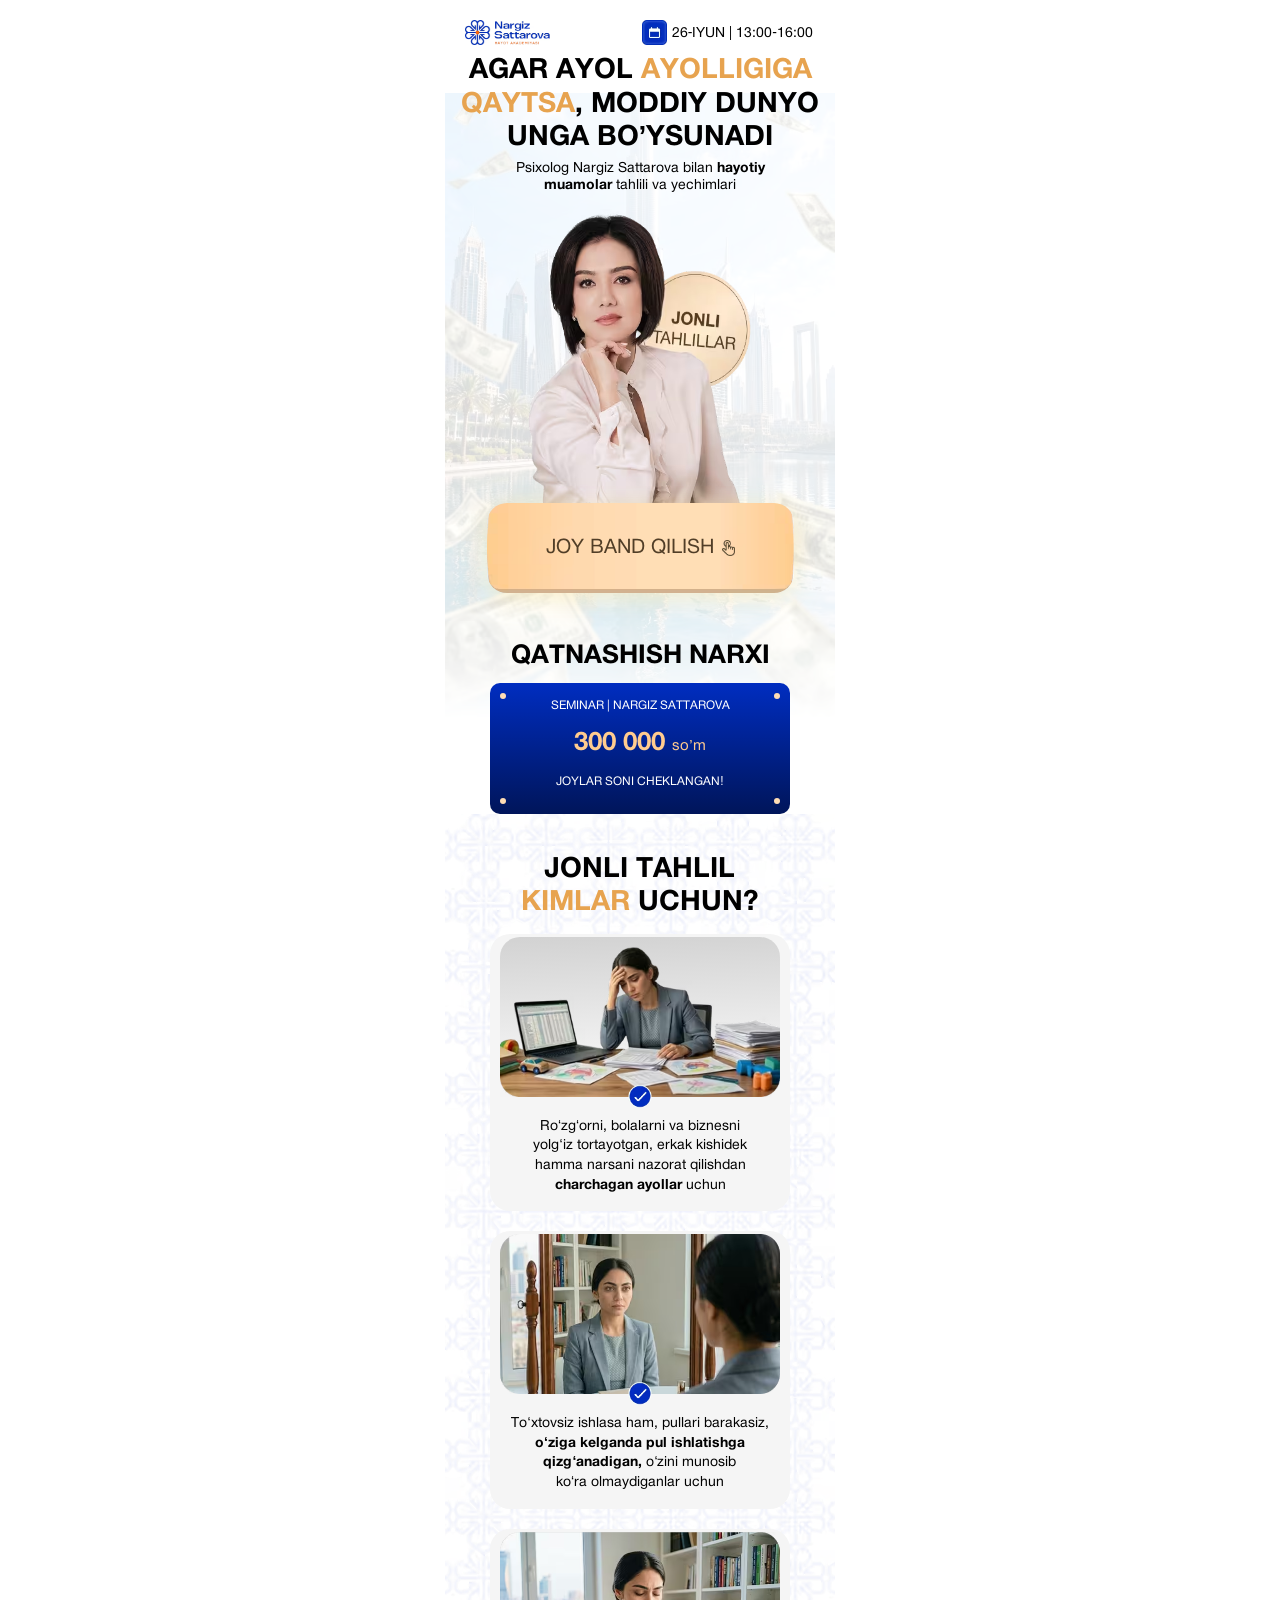
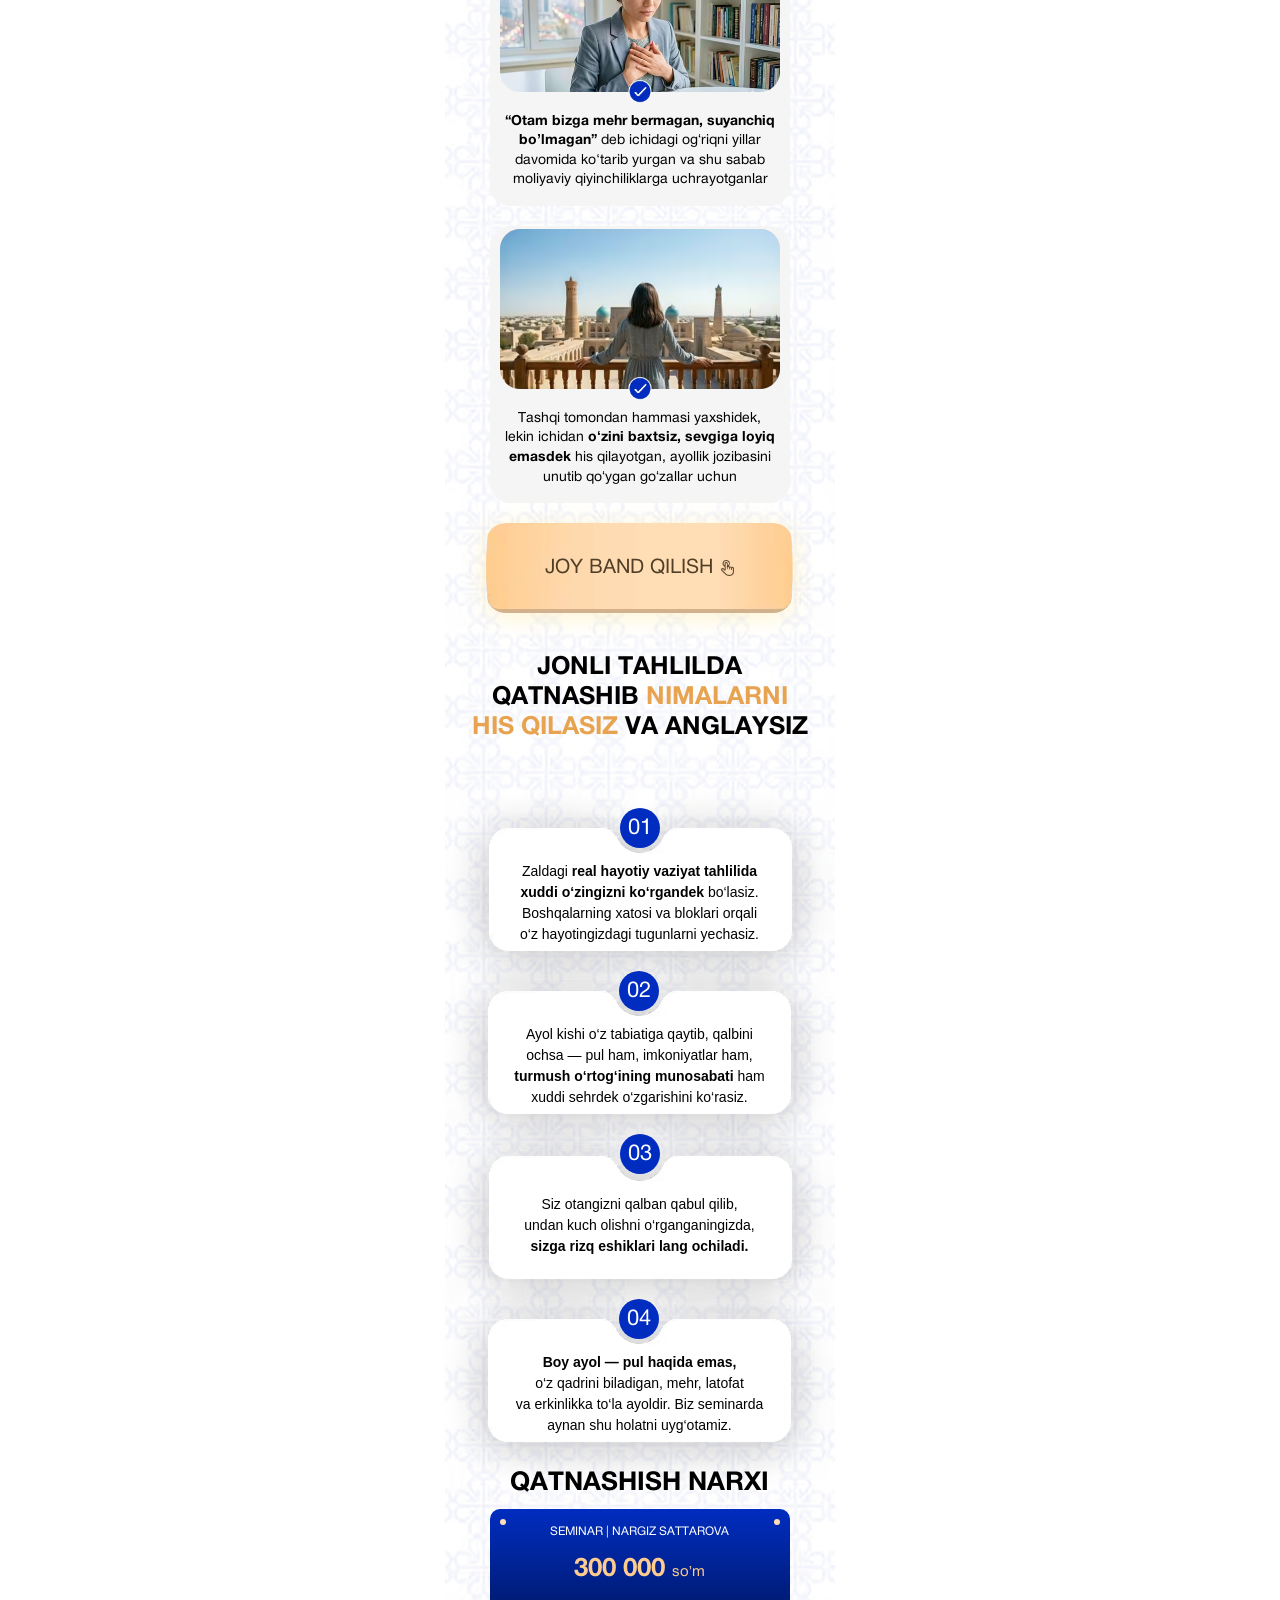
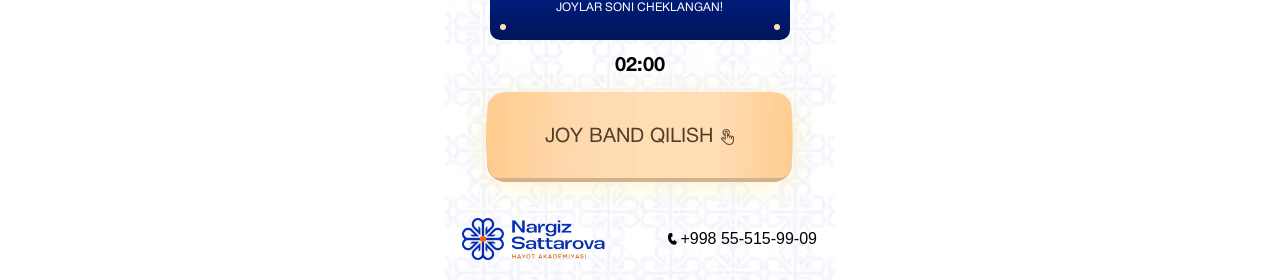
<file: index.html>
<!doctype html>
<html lang="uz">

<head>
  <meta charset="UTF-8" />
  <meta name="viewport" content="width=device-width, initial-scale=1.0" />
  <title>26-IYUN | 13:00-16:00</title>
  <style>
*, *::after, *::before { margin: 0; padding: 0; box-sizing: border-box } html { overflow-x: hidden; position: relative } body { background: #fff; overflow-x: hidden; color: #000 } .container { max-width: 390px; margin: 0 auto; padding: 0 18px 20px 17px } header { display: flex; align-items: center; justify-content: space-between; max-width: 390px; margin: 0 auto; padding: 10px 22px 10px 20px; position: relative } header::before { position: absolute; inset: 0; content: ""; max-width: 371px; width: 100%; height: 64px; border-radius: 50%; background: #fff; filter: blur(100px) } header .header__item { display: flex; align-items: center; justify-content: center; gap: 5px; position: relative; z-index: 1 } header .header__item span { font-family: "Helvetica Neue", sans-serif; font-weight: 400; font-size: clamp(12px, 4vw, 14px); text-transform: uppercase } header .header__item .calendar { width: clamp(20px, 4vw, 25px); height: clamp(20px, 4vw, 25px) } .hero { padding-top: 10px; background-image: url("../images/hero-bg.avif"); background-size: center; background-position: center; background-repeat: no-repeat; max-width: 390px; margin: 0 auto } .hero h1 { font-family: "Helvetica Neue", sans-serif; font-weight: 700; font-size: clamp(23px, 7vw, 28px); line-height: 120%; text-align: center; text-transform: uppercase; position: relative; z-index: 1; margin-bottom: 5px } .hero__text { position: relative } .hero__text::before { position: absolute; inset: 0; content: ""; width: 100%; height: auto; border-radius: 50%; background: #fff; filter: blur(100px) } .hero h1 span { color: #e7a34f } .hero h2 { font-family: "Helvetica Neue", sans-serif; font-weight: 400; font-size: clamp(12px, 4vw, 14px); line-height: 120%; text-align: center; position: relative; z-index: 1 } .hero h2 strong { font-weight: 700 } .hero__speaker { display: flex; justify-content: center; position: relative; z-index: 1; margin-top: -10px; transform: translateY(25px) } .cta { display: flex; align-items: center; justify-content: center; gap: 8px; border: none; outline: none; background: linear-gradient(90deg, #ffcc8f 0%, #ffd9ad 27%, #ffddb5 51%, #ffddb5 75%, #ffcc8f 100%); box-shadow: 0px 4px 24px 0px #ffe9a68c; padding: 33px 20px 33px 20px; border-radius: 20px; background-image: url("../images/btn.avif"); background-size: 100% 100%; max-width: 307px; width: 100%; margin: 0 auto; position: relative; z-index: 2 } .cta span { font-family: "Helvetica Neue", sans-serif; font-size: 20px; line-height: 120%; letter-spacing: 5%; text-align: center; text-transform: uppercase; color: #513e27 } main { background: url("../images/main.avif"); background-size: cover; background-repeat: no-repeat } .features { padding-top: 40px } .features h2 { font-family: "Helvetica Neue", sans-serif; font-weight: 700; font-style: Bold; font-size: 28px; line-height: 120%; text-align: center; text-transform: uppercase } .features h2 span { color: #e7a34f } .features__list { display: flex; align-items: center; justify-content: center; flex-direction: column; gap: 20px; margin-top: 13px; margin-bottom: 20px } .features__card { max-width: 300px; width: 100%; margin: 0 auto; border-radius: 20px; background: #f5f5f5; display: flex; flex-direction: column; align-items: center; justify-content: center; padding: 3px 9px 16px 10px; gap: 20px } .features__card-img { position: relative; background: #d2d2d2; background: linear-gradient(178deg, rgba(210, 210, 210, 1) 0%, rgba(255, 255, 255, 1) 100%); border-radius: 20px; height: 160px } .features__card-img .check { position: absolute; left: 50%; transform: translate(-50%); bottom: -7% } .features__card-text { font-family: "Helvetica Neue", sans-serif; font-weight: 400; font-style: Regular; font-size: clamp(13px, 4vw, 14px); line-height: 140%; letter-spacing: 0%; text-align: center } .features__card-text strong { font-weight: 700 }
  </style>
  <link rel="stylesheet" href="./css/main.css" media="print" onload="this.media = 'all'" />
  <noscript>
    <link rel="stylesheet" href="./css/main.css" />
  </noscript>
</head>

<body>
  <section class="hero">
    <header>
      <div class="header__item">
        <img src="./images/logo.avif" alt="" width="85" height="25" loading="lazy" decoding="async" />
      </div>
      <div class="header__item">

        
        <img class="calendar" src="./images/calendar.avif" alt="" width="25" height="25" loading="lazy"
          decoding="async" />
        <span>26-IYUN | 13:00-16:00</span>
      </div>
    </header>
    <div class="hero__text">
      <h1>
        Agar ayol
        <span>ayolligiga <br />
          qaytsa</span>, moddiy dunyo <br />
        unga bo’ysunadi
      </h1>
      <h2>
        Psixolog Nargiz Sattarova bilan
        <strong>hayotiy <br />
          muamolar</strong>
        tahlili va yechimlari
      </h2>
    </div>
    <div class="hero__speaker">
      <img src="./images/speaker.avif" alt="" width="229" height="319" loading="lazy" decoding="async" />
    </div>
    <button class="cta registerBtn">
      <span>Joy band qilish</span>
      <img src="./images/cursor.avif" alt="" width="13" height="16" loading="lazy" decoding="async" />
    </button>

    <section class="price">
      <h2>qatnashish narxi</h2>
      <div class="price__card">
        <span class="dot tl"></span>
        <span class="dot tr"></span>
        <span class="dot bl"></span>
        <span class="dot br"></span>
        <p class="price__desc">Seminar | Nargiz Sattarova</p>
        <p class="price__cost">300 000 <span>so’m</span></p>
        <p class="price__desc">Joylar soni cheklangan!</p>
      </div>
    </section>
  </section>
  <main class="container">
    <section class="features">
      <h2>
        Jonli tahlil <br />
        <span>kimlar</span> uchun?
      </h2>
      <div class="features__list">
        <div class="features__card">
          <div class="features__card-img">
            <img class="top" src="./images/f-01.avif" alt="" width="280" height="160" loading="lazy" decoding="async" />
            <img class="check" src="./images/check.avif" alt="" width="23" height="23" loading="lazy"
              decoding="async" />
          </div>
          <div class="features__card-text">
            Ro‘zg‘orni, bolalarni va biznesni <br />
            yolg‘iz tortayotgan, erkak kishidek <br />
            hamma narsani nazorat qilishdan <br />
            <strong>charchagan ayollar</strong> uchun
          </div>
        </div>

        <div class="features__card">
          <div class="features__card-img">
            <img src="./images/f-02.avif" alt="" width="280" height="160" loading="lazy" decoding="async" />
            <img class="check" src="./images/check.avif" alt="" width="23" height="23" loading="lazy"
              decoding="async" />
          </div>
          <div class="features__card-text">
            To‘xtovsiz ishlasa ham, pullari barakasiz, <br />
            <strong>o‘ziga kelganda pul ishlatishga <br />
              qizg‘anadigan,</strong>
            o‘zini munosib <br />
            ko‘ra olmaydiganlar uchun
          </div>
        </div>

        <div class="features__card">
          <div class="features__card-img">
            <img src="./images/f-03.avif" alt="" width="280" height="160" loading="lazy" decoding="async" />
            <img class="check" src="./images/check.avif" alt="" width="23" height="23" loading="lazy"
              decoding="async" />
          </div>
          <div class="features__card-text">
            <strong>“Otam bizga mehr bermagan, suyanchiq <br />
              bo’lmagan”</strong>
            deb ichidagi og‘riqni yillar <br />
            davomida ko‘tarib yurgan va shu sabab <br />
            moliyaviy qiyinchiliklarga uchrayotganlar
          </div>
        </div>

        <div class="features__card">
          <div class="features__card-img">
            <img src="./images/f-04.avif" alt="" width="280" height="160" loading="lazy" decoding="async" />
            <img class="check" src="./images/check.avif" alt="" width="23" height="23" loading="lazy"
              decoding="async" />
          </div>
          <div class="features__card-text">
            Tashqi tomondan hammasi yaxshidek, <br />
            lekin ichidan
            <strong>o‘zini baxtsiz, sevgiga loyiq <br />
              emasdek</strong>
            his qilayotgan, ayollik jozibasini <br />
            unutib qo‘ygan go‘zallar uchun
          </div>
        </div>
      </div>
      <button class="cta registerBtn">
        <span>Joy band qilish</span>
        <img src="./images/cursor.avif" alt="" width="13" height="16" loading="lazy" decoding="async" />
      </button>
    </section>
    <section class="benefits">
      <h2>
        Jonli tahlilda <br />
        qatnashib
        <span>nimalarni <br />
          his qilasiz</span>
        va anglaysiz
      </h2>
      <div class="benefits__list">
        <div class="benefits__card-wrap">
          <img src="./images/ben-bg.avif" alt="" width="303" height="123" loading="lazy" decoding="async" />
          <div class="benefits__card">
            <span>01</span>
            <p class="benefits__text">
              Zaldagi
              <strong>real hayotiy vaziyat tahlilida <br />
                xuddi o‘zingizni ko‘rgandek</strong>
              bo‘lasiz. <br />
              Boshqalarning xatosi va bloklari orqali <br />
              o‘z hayotingizdagi tugunlarni yechasiz.
            </p>
          </div>
        </div>

        <div class="benefits__card-wrap">
          <img src="./images/ben-bg.avif" alt="" width="303" height="123" loading="lazy" decoding="async" />
          <div class="benefits__card">
            <span>02</span>
            <p class="benefits__text">
              Ayol kishi o‘z tabiatiga qaytib, qalbini <br />
              ochsa — pul ham, imkoniyatlar ham, <br />
              <strong>turmush o‘rtog‘ining munosabati</strong> ham <br />
              xuddi sehrdek o‘zgarishini ko‘rasiz.
            </p>
          </div>
        </div>

        <div class="benefits__card-wrap">
          <img src="./images/ben-bg.avif" alt="" width="303" height="123" loading="lazy" decoding="async" />
          <div class="benefits__card">
            <span>03</span>
            <p class="benefits__text">
              Siz otangizni qalban qabul qilib, <br />
              undan kuch olishni o‘rganganingizda, <br />
              <strong>sizga rizq eshiklari lang ochiladi.</strong>
            </p>
          </div>
        </div>

        <div class="benefits__card-wrap">
          <img src="./images/ben-bg.avif" alt="" width="303" height="123" loading="lazy" decoding="async" />
          <div class="benefits__card">
            <span>04</span>
            <p class="benefits__text">
              <strong>Boy ayol — pul haqida emas,</strong> <br />
              o‘z qadrini biladigan, mehr, latofat <br />
              va erkinlikka to‘la ayoldir. Biz seminarda <br />
              aynan shu holatni uyg‘otamiz.
            </p>
          </div>
        </div>
      </div>
    </section>
    <section class="price">
      <h2>qatnashish narxi</h2>
      <div class="price__card">
        <span class="dot tl"></span>
        <span class="dot tr"></span>
        <span class="dot bl"></span>
        <span class="dot br"></span>
        <p class="price__desc">Seminar | Nargiz Sattarova</p>
        <p class="price__cost">300 000 <span>so’m</span></p>
        <p class="price__desc">Joylar soni cheklangan!</p>
      </div>
    </section>
    <p class="timer" id="timer">01:59</p>
    <button class="cta registerBtn">
      <span>Joy band qilish</span>
      <img src="./images/cursor.avif" alt="" width="13" height="16" loading="lazy" decoding="async" />
    </button>
    <section class="footer">
      <img src="./images/logo.avif" width="143" height="42" loading="lazy" decoding="async" alt="" />
      <p class="footer__phone">
        <img src="./images/phone.png" width="11.83" height="11.83" loading="lazy" decoding="async" alt="" />
        <a href="tel:+998555159909">+998 55-515-99-09</a>
      </p>
    </section>
  </main>
  <!-- Modal -->
  <div id="registrationModal" class="homeModal" style="display: none">
    <div class="homeModalOverlay"></div>
    <div class="homeFormContainer">
      <button class="closeButton" id="closeModalBtn">
        <svg xmlns="http://www.w3.org/2000/svg" width="16" height="16" viewBox="0 0 12 12" fill="none">
          <path d="M1 11L11 1M1 1.00001L11 11" stroke="currentColor" stroke-width="1.5" stroke-linecap="round" />
        </svg>
      </button>
      <div class="homeFormTop">
        <h1 class="homeFormTopTitle">
          Ro'yxatdan o'tish uchun ma'lumotlaringizni kiriting!
        </h1>
      </div>
      <form id="registrationForm" name="contact-form">
        <!-- ISM -->
        <div class="HomeFormRow">
          <label class="HomeFormRowLabel" for="name">Ismingiz:</label>
          <input class="HomeFormRowInput" type="text" id="name" name="name" placeholder="Ismingizni kiriting"
            autocomplete="name" />
          <p class="homeFormErrorText" id="nameError" style="display: none">
            ❌ Ismingizni kiriting!
          </p>
        </div>

        <!-- TELEFON -->
        <div class="HomeFormRow">
          <label class="HomeFormRowLabel" for="phone">Telefon raqamingiz:</label>

          <div class="phone-input-container">
            <!-- LEFT: country -->
            <button type="button" class="selected-country" id="selectedCountry">
              <span class="selected-flag" id="selectedCountryFlag">🇺🇿</span>

              <svg id="dropdownIcon" xmlns="http://www.w3.org/2000/svg" width="16" height="16" viewBox="0 0 24 24"
                fill="none" stroke="currentColor" stroke-width="2" stroke-linecap="round" stroke-linejoin="round">
                <polyline points="6 9 12 15 18 9"></polyline>
              </svg>
              <span class="selected-code" id="selectedCountryCodeText">+998</span>
            </button>

            <!-- dropdown -->
            <div class="country-dropdown" id="countryDropdown" style="display: none"></div>

            <!-- RIGHT: phone input (number span inside) -->
            <div class="phone-field">
              <input class="HomeFormRowInput phone-input" type="tel" id="phone" name="phone" inputmode="numeric"
                placeholder="88 888 88 88" autocomplete="tel" style="
                    border: none;
                    background-color: transparent;
                    padding-left: 5px;
                  " />
            </div>
          </div>

          <p class="homeFormErrorText" id="phoneError" style="display: none">
            ❌ Telefon raqam mos emas!
          </p>
        </div>

        <button type="submit" class="HomeFormBtn" id="submitBtn">
          DAVOM ETISH
        </button>
      </form>
    </div>
  </div>
  <script defer src="./js/phoneFormatter.js"></script>
  <script defer src="./js/app.js"></script>

  <!-- Meta Pixel Code -->
  <script defer>
    !function (f, b, e, v, n, t, s) {
      if (f.fbq) return; n = f.fbq = function () {
        n.callMethod ?
        n.callMethod.apply(n, arguments) : n.queue.push(arguments)
      };
      if (!f._fbq) f._fbq = n; n.push = n; n.loaded = !0; n.version = '2.0';
      n.queue = []; t = b.createElement(e); t.async = !0;
      t.src = v; s = b.getElementsByTagName(e)[0];
      s.parentNode.insertBefore(t, s)
    }(window, document, 'script',
      'https://connect.facebook.net/en_US/fbevents.js');
    fbq('init', '1209018291874051');
    fbq('track', 'PageView');
  </script>
  <noscript><img height="1" width="1" style="display:none"
      src="https://www.facebook.com/tr?id=1209018291874051&ev=PageView&noscript=1" /></noscript>
  <!-- End Meta Pixel Code -->
</body>

</html>
</file>
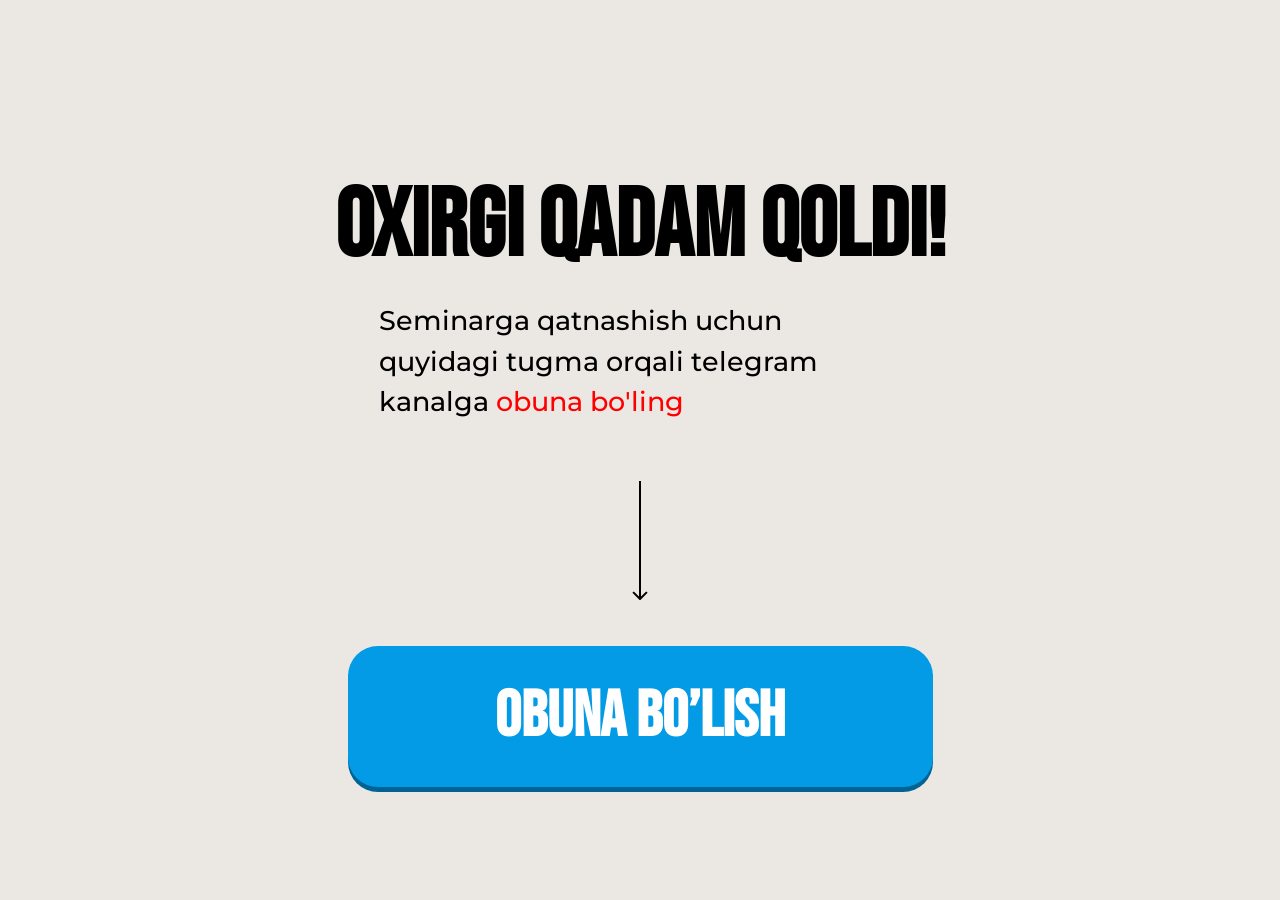
<file: thankYou.html>
<!DOCTYPE html>
<html lang="uz">
<head>
  <meta charset="UTF-8" />
  <meta name="viewport" content="width=device-width, initial-scale=1.0" />
  <title>Obuna Bo'lish</title>
  <style>* {margin: 0;padding: 0;box-sizing: border-box;}.header {padding-top: 0px;padding-bottom: 0px;background-color: #ebe8e3;min-height: 100vh;padding-top: 180px;}.header-container {margin-left: auto;margin-right: auto;max-width: 671px;width: 100%;display: flex;background-repeat: no-repeat;padding-left: 20px;padding-right: 20px;}.hero-left {max-width: 903px;width: 100%;display: flex;flex-direction: column;align-items: center;}.hero-title {font-family: "Bebas Neue", sans-serif;font-weight: 700;font-size: 96px;line-height: 100%;letter-spacing: 0%;text-align: center;margin-bottom: 25px;text-transform: uppercase;max-width: 622px;}.hero-text {font-family: "Montserrat", sans-serif;font-weight: 500;font-size: clamp(17px ,5vw, 27px);line-height: 150%;letter-spacing: 0%;margin-bottom: 58px;max-width: 522px;}.hero-text>a {color: #ff0000;text-decoration: none;}.hero-btn-box {max-width: 585px;width: 100%;}.hero-img {text-align: center;align-items: center;justify-content: center;margin-bottom: 46px;display: flex;margin-left: auto;margin-right: auto;}.hero-btn {display: flex;align-items: center;justify-content: center;font-family: "Bebas Neue", sans-serif;font-weight: 700;font-size: 64px;line-height: 100%;text-align: center;padding: 39px 0px 38px 0px;background-color: #039BE5; box-shadow: 0px 5px 0px 0px #006393;color: white;border-radius: 30px;max-width: 585px;width: 100%;border: none;text-transform: uppercase;margin-bottom: 42px;text-decoration: none;max-height: 142px;}.hero-box {padding: 0 35px 0 20px;border-radius: 10px;border: 1px solid #bcbcbc;background-color: #fff;max-width: 585px;width: 100%;display: flex;align-items: center;gap: 12px;}.hero-box-text {font-family: "Montserrat", sans-serif;font-weight: 600;font-size: 16px;line-height: 100%;letter-spacing: 0%;}.img {display: none;}.hero-box-img {width: 70px;min-height: 70px;}@media (max-width: 500px) {.header {padding-top: 30%;padding-bottom: 0px;background-image: none;}.hero-left {display: block;}.header-container {margin-left: auto;margin-right: auto;text-align: center;padding-left: 10px;padding-right: 10px;}.hero-title {font-weight: 700;font-size: 40px;line-height: 100%;letter-spacing: 0%;text-align: center;margin-bottom: 5px;}.hero-img {margin-bottom: 24px;height: 69px;}.hero-btn {font-weight: 700;font-size: 32px;line-height: 100%;letter-spacing: 0%;text-align: center;padding: 23px 0px 20px 0px;border-radius: 30px;max-width: 345px;width: 100%;margin-left: auto;margin-right: auto;margin-bottom: 25px;}.hero-box {padding: 5px 10px 10px 9px;border-radius: 10px;text-align: left;max-width: 372px;margin-left: auto;margin-right: auto;}.hero-box-img {max-width: 41px;width: 41px;min-width: 41px;height: auto;object-fit: contain;min-height: 40px;}.hero-box-text {font-weight: 600;font-size: 11px;line-height: 130%;letter-spacing: 0%;padding-top: 3px;padding-bottom: 2px;}.img {display: flex;max-width: 632px;width: 100%;margin-left: auto;margin-right: auto;width: 100%;object-fit: cover;height: auto;}}.footer {padding-top: 25px;padding-bottom: 25px;background-color: black;}.footer__container {display: flex;align-items: center;justify-content: center;}.footer__link {color: white;font-size: 16px;font-weight: 400;font-family: sans-serif;text-decoration: none;b {font-weight: 700;text-decoration: underline;}}</style>
  <link rel="preload" href="https://fonts.googleapis.com/css2?family=Bebas+Neue" as="style" />
  <link rel="preload" href="https://fonts.googleapis.com/css2?family=Montserrat:wght@500;600;700" as="style" />
  <link href="https://fonts.googleapis.com/css2?family=Bebas+Neue&family=Montserrat:wght@500;600;700&display=swap"
    rel="stylesheet" />
</head>
<body>
  <section class="header">
    <div class="header-container">
      <div class="hero-left">
        <h2 class="hero-title">oxirgi qadam qoldi!</h2>
        <p class="hero-text">
          Seminarga qatnashish uchun <br> quyidagi tugma orqali telegram kanalga <span style="color: #ff0000;">obuna bo'ling</span>
        </p>
        <div class="hero-btn-box">
          <img class="hero-img" src="/images/strelka.svg" alt="Arrow icon" />
          <a href="https://t.me/+5EbDW6Tn33djMWIy" class="hero-btn thankYouBtn">obuna bo’lish</a>
        </div>
      </div>
    </div>
  </section>
  <script defer src="./js/thankYou.js"></script>
  <!-- Meta Pixel Code -->
<script defer>
!function(f,b,e,v,n,t,s)
{if(f.fbq)return;n=f.fbq=function(){n.callMethod?
n.callMethod.apply(n,arguments):n.queue.push(arguments)};
if(!f._fbq)f._fbq=n;n.push=n;n.loaded=!0;n.version='2.0';
n.queue=[];t=b.createElement(e);t.async=!0;
t.src=v;s=b.getElementsByTagName(e)[0];
s.parentNode.insertBefore(t,s)}(window, document,'script',
'https://connect.facebook.net/en_US/fbevents.js');
fbq('init', '1209018291874051');
fbq('track', 'PageView');
</script>
<noscript><img height="1" width="1" style="display:none"
src="https://www.facebook.com/tr?id=1209018291874051&ev=PageView&noscript=1"
/></noscript>
<!-- End Meta Pixel Code -->
</body>
</html>
</file>
<file: css/main.css>
@font-face{font-family:"Helvetica Neue";src:url( "../fonts/HelveticaNeueRoman-subset.woff2" ) format( "woff2" );font-weight:400;font-style:normal;font-display:swap}@font-face{font-family:"Helvetica Neue";src:url( "../fonts/HelveticaNeueBold-subset.woff2" ) format( "woff2" );font-weight:700;font-style:normal;font-display:swap}.benefits{margin-top:40px}.benefits h2{font-family:"Helvetica Neue" , sans-serif;font-weight:700;font-style:Bold;font-size:clamp(16px, 6.5vw, 25px);line-height:120%;text-align:center;text-transform:uppercase;margin-bottom:65px}.benefits h2 span{color:#e7a34f}.benefits__list{display:flex;align-items:center;justify-content:center;flex-direction:column;position:relative;gap:32px}.benefits__card-wrap{position:relative}.benefits__card-wrap img{position:absolute;max-width:403px;width:auto;min-height:123px;height:auto;inset:0;left:50%;transform:translate(-50%);top:-20%}.benefits__card{position:relative;max-width:303px;width:100%;min-height:123px;display:flex;align-items:center;justify-content:center;text-align:center;padding:29px 23px 10px 23px;z-index:3;border-radius:12px}.benefits__card-wrap:last-child{transform: translateY(10px)}.benefits__card span{background:#002dc0;color:#fff;font-family:"Helvetica Neue" , sans-serif;font-weight:400;font-size:22px;line-height:120%;text-align:center;text-transform:uppercase;display:flex;align-items:center;justify-content:center;width:40px;height:40px;text-align: center; border-radius:100%;position:absolute;left:50%;top:0;transform:translateX(-50%);z-index:2}.benefits__text{font-family:Inter, sans-serif;font-weight:400;font-size:clamp(12px, 4vw, 14px);line-height:150%;text-align:center;z-index:2;transform:translateY(16px);margin-top:8px}.price{margin-top:48px}.price h2{font-family:"Helvetica Neue" , sans-serif;font-weight:700;font-size:26px;line-height:120%;text-align:center;text-transform:uppercase;margin-bottom:10px}.price__card{display:flex;justify-content:center;align-items:center;flex-direction:column;gap:18px;padding:17px 20px 26px 20px;border-radius:10px;background:linear-gradient(180deg, #002dc0 0%, #00155a 100%);position:relative;max-width:300px;margin:0 auto}.price__card .dot{display:inline-block;width:0;height:0;border-radius:100%;background:#ffddb5;position:absolute;padding:3px}.price__desc{font-family:"Helvetica Neue" , sans-serif;font-weight:200;font-style:Thin;font-size:12px;text-align:center;text-transform:uppercase;color:#fff;letter-spacing:1%}.price__card .tl{top:10px;left:10px}.price__card .tr{top:10px;right:10px}.price__card .bl{bottom:10px;left:10px}.price__card .br{bottom:10px;right:10px}.price__cost{font-family:"Helvetica Neue" , sans-serif;font-weight:700;font-size:26px;line-height:100%;letter-spacing:0%;text-align:center;text-transform:uppercase;color:#ffcc8f}.price__cost span{font-family:"Helvetica Neue" , sans-serif;font-weight:400;font-style:Regular;font-size:15px;line-height:100%;letter-spacing:0%;text-align:center;text-transform:lowercase;transform:translateY(-2px)}.timer{font-family:"Helvetica Neue" , sans-serif;font-weight:700;font-style:Bold;font-size:20px;line-height:100%;letter-spacing:0%;text-align:center;margin-top:16px;margin-bottom:16px}.footer{display:flex;justify-content:space-between;align-items:center;margin-top:36px}.footer__phone{display:flex;align-items:center;justify-content:center}.footer__phone a{text-decoration:none;font-family:Inter, sans-serif;font-weight:400;font-style:Regular;font-size:clamp(14px, 3vw, 16px);line-height:100%;letter-spacing:0%;white-space:nowrap;text-align:center;color:#000}.footer__phone img{max-width:10px;max-height:12px;margin-right:3px;width:100%;height:auto}@media (max-width:360px){.benefits__text{transform:translateY(14px)}.footer > img{width:100px;height:auto}}@media (max-width:330px){.benefits__card-wrap img{max-width:343px;top:-13%}}

.homeModal, .homeModalOverlay {position: fixed;top: 0;height: 100vh;width: 100%;left: 0;}.homeModal {z-index: 30;justify-content: center;align-items: center;display: flex;}.homeModalOverlay {background-color: rgba(0, 0, 0, 0.3);backdrop-filter: blur(5px);}.homeFormContainer {position: relative;z-index: 30;background-color: #fff;color: #000;border-radius: 8px;padding: 20px 40px 40px;width: 100%;max-width: 520px;box-shadow: 0 4px 12px rgba(0, 0, 0, 0.1);margin: 0 20px;position: fixed;top: 50%;left: 50%;transform: translate(-50%, -50%);}.homeFormTop {display: flex;justify-content: space-between;}.homeFormTopTitle {font-family: Inter, sans-serif;font-size: clamp(21px, 6.6vw, 24px);margin: 0 0 20px;color: #000;font-weight: 600;text-align: center;margin-left: auto;margin-right: auto;}.closeButton {background: 0 0;border: none;cursor: pointer;padding: 4px;justify-content: center;align-items: center;display: flex;position: absolute;top: 20px;right: 20px;color: #000;}.homeFormErrorText {color: #e53e3e;margin-bottom: 12px;font-size: 14px;font-family: system-ui, -apple-system, BlinkMacSystemFont, "Segoe UI", sans-serif;padding-top: 5px;padding-bottom: 5px;}.HomeFormRowInput, .HomeFormRowLabel {font-family: system-ui, -apple-system, BlinkMacSystemFont, "Segoe UI", sans-serif;font-size: 18px;}.HomeFormRow {margin-bottom: 20px;}.HomeFormRowLabel {display: block;margin-bottom: 6px;color: #000;}.HomeFormRowInput {width: 100%;padding: 10px 16px;border: 1px solid #c9c9c9;min-height: 48px;background-color: #f3f7f8;border-radius: 6px;font-weight: 400;outline: 0;height: 50px;transition: border-color 0.2s;}.HomeFormRowInput:focus {border-color: #FFCC8F;}.HomeFormRowInput::placeholder {color: #aaa;}.HomeFormBtn {font-family: sans-serif;height: 60px;width: 100%;cursor: pointer;border-radius: 10px;background: linear-gradient(90deg, #FFCC8F 0%, #FFD9AD 27%, #FFDDB5 51%, #FFDDB5 75%, #FFCC8F 100%);transition: 0.3s;font-weight: 700;font-size: 28px;color: #513E27;text-transform: uppercase;border: none;position: relative;display: flex;align-items: center;justify-content: center;}.phone-input-container {display: flex;align-items: center;position: relative;border: 1px solid #c9c9c9;background-color: transparent;border-radius: 6px;}.phone-input-container:focus {border-color: #FFCC8F;}.selected-code {display: flex;margin-left: 10px;}.country-selector {position: relative;margin-right: 10px;}.selected-country {display: flex;align-items: center;padding: 10px;padding-right: 0;border-radius: 6px;cursor: pointer;min-height: 50px;font-family: sans-serif !important;font-size: 18px;font-weight: 400 !important;min-width: max-content;border: none;background-color: transparent;}.country-dropdown {position: absolute;top: 110%;left: 0;width: 100%;background-color: #fff;border: 1px solid #c9c9c9;border-radius: 6px;box-shadow: 0 4px 12px rgba(0, 0, 0, 0.1);z-index: 40;max-height: 200px;overflow-y: auto;font-family: sans-serif !important;font-weight: 400 !important;}.country-option {display: flex;justify-content: space-between;align-items: center;padding: 10px;cursor: pointer;font-family: sans-serif;font-weight: 400 !important;}.country-option:hover {background-color: #f3f7f8;}.country-option.selected {background-color: #e6f0fa;}@media screen and (max-width: 768px) {.homeFormContainer {max-width: 100%;padding: 80px 20px 20px;margin: 0;border-radius: 6px;height: 100vh;}.homeFormTopTitle {text-align: center;max-width: 408px;margin-left: auto;margin-right: auto;font-weight: 700;margin-bottom: 15px;}.homeFormTop {flex-direction: column;align-items: flex-start;}.closeButton {width: 100%;height: 50px;background-color: #000;color: #fff;padding-right: 20px;top: 0;left: 0;justify-content: end;}.homeFormErrorText {font-size: 12px;margin-bottom: 8px;}.HomeFormRowLabel {margin-bottom: 6px;}.HomeFormRowInput {padding: 0 12px;min-height: 40px;background-color: transparent;}.HomeFormRowInput::placeholder {color: #a3a3a3;}.HomeFormBtn {font-size: 18px;font-weight: 700;margin-top: 24px;}}@media screen and (max-width: 480px) {.homeFormContainer {max-width: 100%;padding: 80px 20px 20px;margin: 0;border-radius: 6px;height: 100vh;}.homeFormTopTitle {text-align:  center;margin: 0 auto 15px;}.homeFormErrorText {font-size: 12px;margin-bottom: 8px;}.HomeFormRowLabel {margin-bottom: 6px;}.HomeFormRowInput {padding: 0 12px;min-height: 40px;background-color: transparent;border-radius: 10px;}.HomeFormRowInput::placeholder {color: #a3a3a3;}.HomeFormBtn {font-size: 16px;padding: 10px 0;margin-top: 24px;height: 50px;}}
</file>
